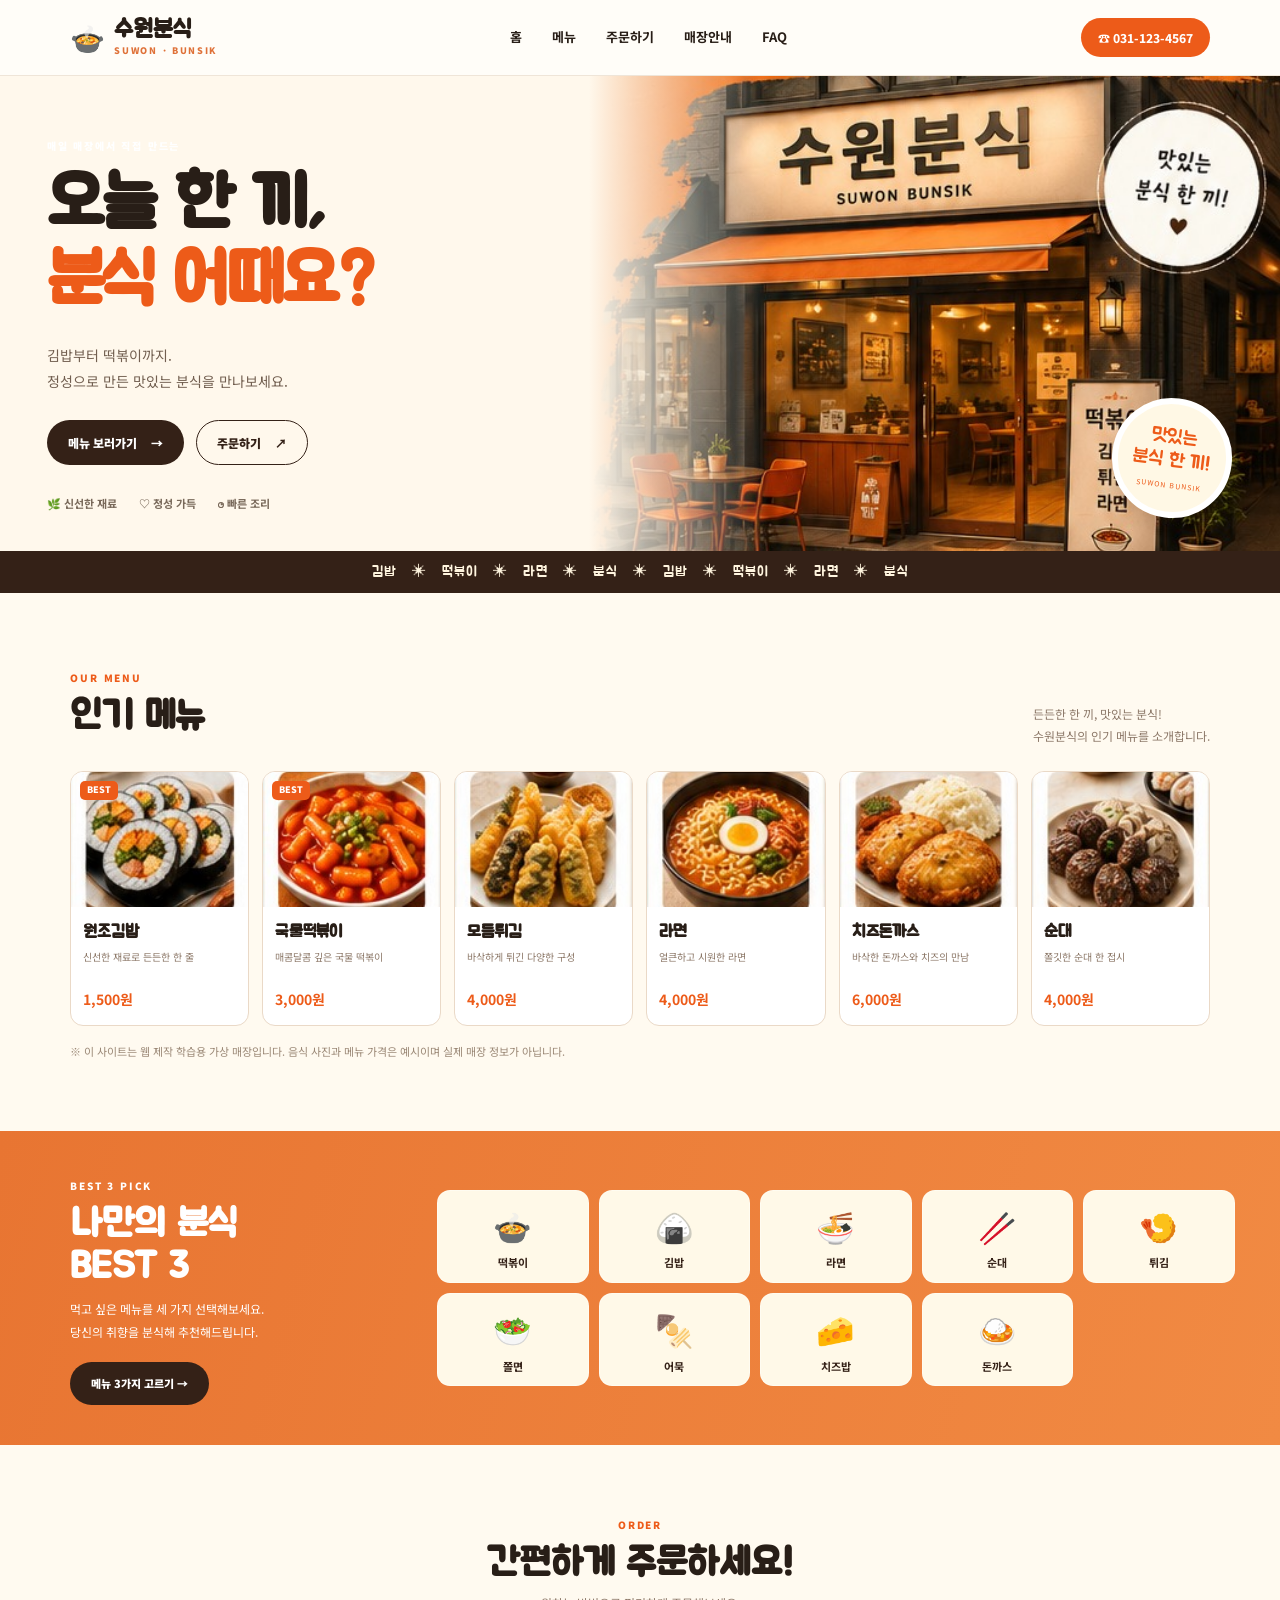
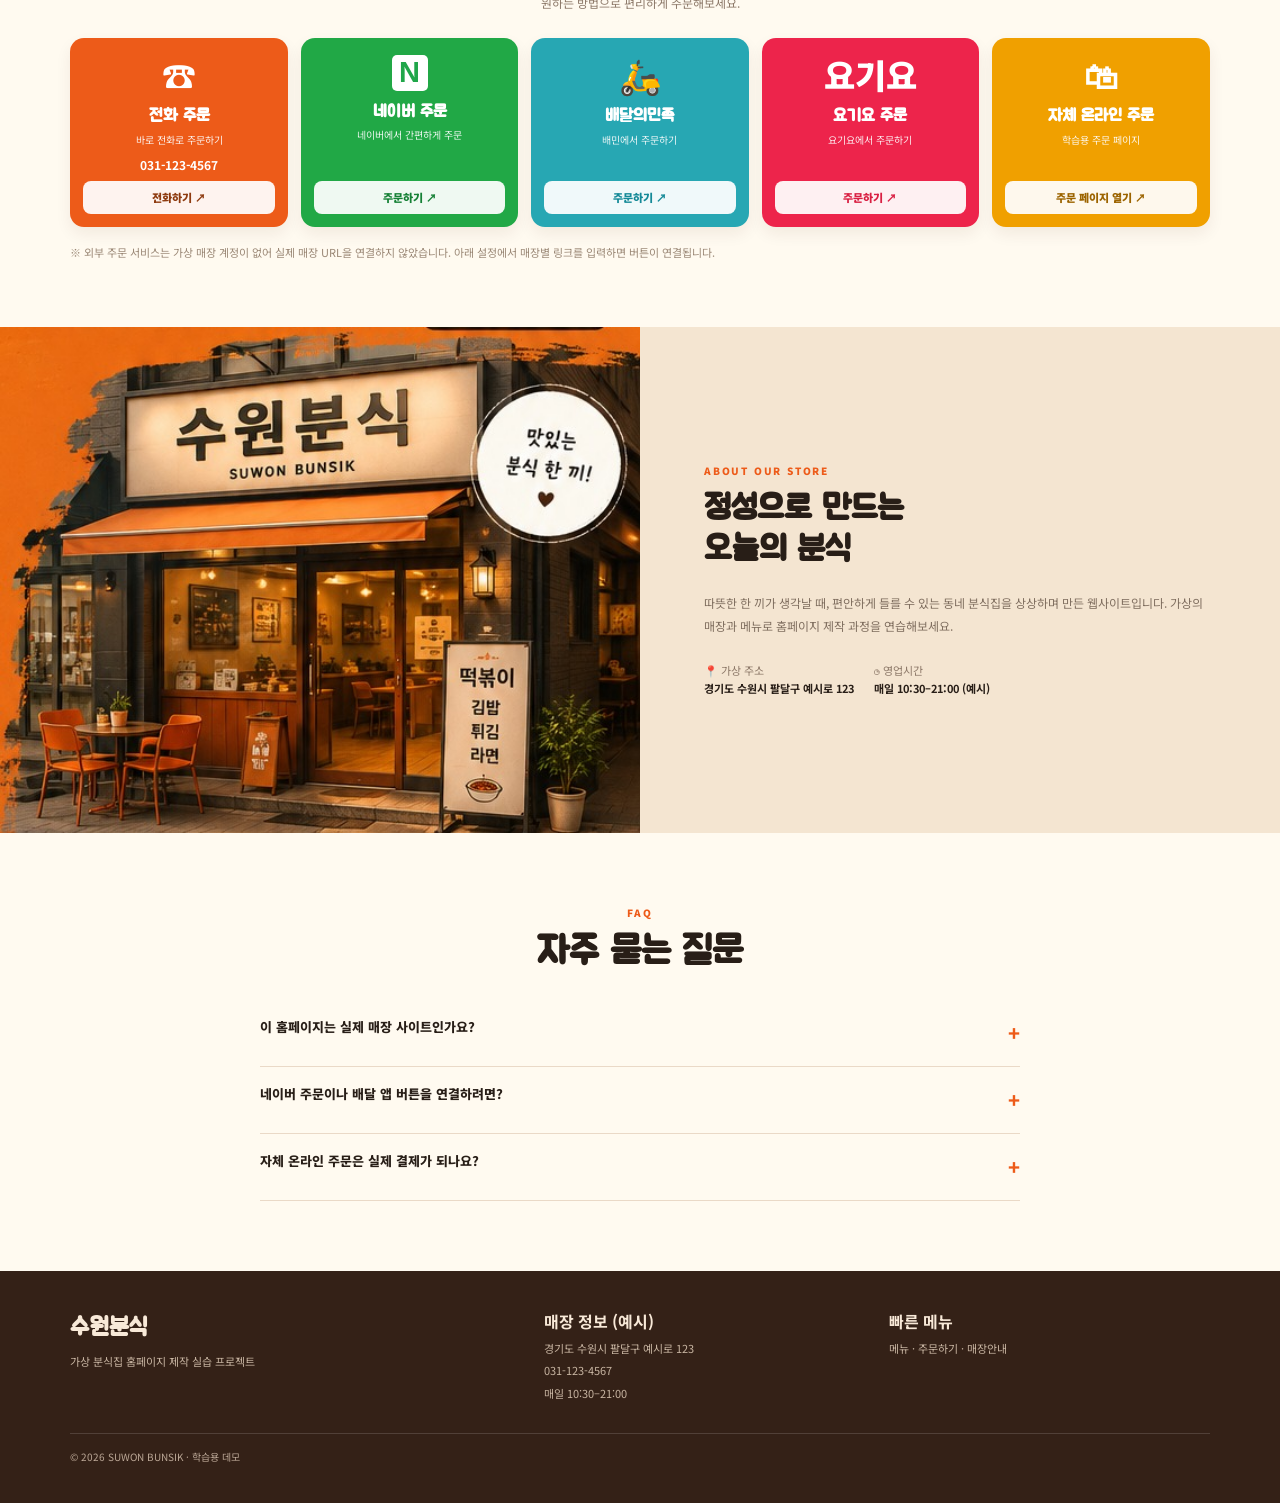
<file: index.html>
<!doctype html>
<html lang="ko">
<head>
<meta charset="utf-8"><meta name="viewport" content="width=device-width,initial-scale=1">
<meta name="theme-color" content="#df7138"><meta name="description" content="가상 분식집 홈페이지 제작 실습 프로젝트">
<title>수원분식 | 오늘 한 끼, 분식 어때요?</title><link rel="stylesheet" href="./style.css">
</head>
<body>
<header class="site-header"><a class="brand" href="#home"><span class="brand-mark">🍲</span><span><b>수원분식</b><small>SUWON · BUNSIK</small></span></a>
<nav class="main-nav" id="main-nav"><a href="#home">홈</a><a href="#menu">메뉴</a><a href="#order">주문하기</a><a href="#about">매장안내</a><a href="#faq">FAQ</a></nav>
<a class="header-call" href="tel:0311234567">☎ 031-123-4567</a><button class="menu-toggle" aria-label="메뉴 열기" aria-expanded="false">☰</button></header>
<main>
<section class="hero" id="home"><div class="hero-copy"><span class="eyebrow">매일 매장에서 직접 만드는</span><h1>오늘 한 끼,<br><em>분식 어때요?</em></h1><p>김밥부터 떡볶이까지.<br>정성으로 만든 맛있는 분식을 만나보세요.</p><div class="hero-actions"><a class="btn btn-dark" href="#menu">메뉴 보러가기 <span>→</span></a><a class="btn btn-outline" href="#order">주문하기 <span>↗</span></a></div><div class="hero-promises"><span>🌿 신선한 재료</span><span>♡ 정성 가득</span><span>◷ 빠른 조리</span></div></div><div class="hero-photo"><img src="./assets/virtual-storefront.jpg" alt="가상으로 제작한 수원분식 매장 이미지"><div class="photo-stamp">맛있는<br>분식 한 끼!<small>SUWON BUNSIK</small></div></div></section>
<div class="ticker"><span>김밥　✳　떡볶이　✳　라면　✳　분식　✳　김밥　✳　떡볶이　✳　라면　✳　분식</span></div>
<section class="section menu-section" id="menu"><div class="section-head"><div><span class="eyebrow orange">OUR MENU</span><h2>인기 메뉴</h2></div><p>든든한 한 끼, 맛있는 분식!<br>수원분식의 인기 메뉴를 소개합니다.</p></div><div class="menu-grid">
<article class="menu-card"><img src="./assets/food-1.jpg" alt="가상 음식 사진: 김밥"><div><span class="menu-tag">BEST</span><h3>원조김밥</h3><p>신선한 재료로 든든한 한 줄</p><b>1,500원</b></div></article>
<article class="menu-card"><img src="./assets/food-2.jpg" alt="가상 음식 사진: 떡볶이"><div><span class="menu-tag">BEST</span><h3>국물떡볶이</h3><p>매콤달콤 깊은 국물 떡볶이</p><b>3,000원</b></div></article>
<article class="menu-card"><img src="./assets/food-3.jpg" alt="가상 음식 사진: 모듬튀김"><div><h3>모듬튀김</h3><p>바삭하게 튀긴 다양한 구성</p><b>4,000원</b></div></article>
<article class="menu-card"><img src="./assets/food-4.jpg" alt="가상 음식 사진: 라면"><div><h3>라면</h3><p>얼큰하고 시원한 라면</p><b>4,000원</b></div></article>
<article class="menu-card"><img src="./assets/food-5.jpg" alt="가상 음식 사진: 치즈돈까스"><div><h3>치즈돈까스</h3><p>바삭한 돈까스와 치즈의 만남</p><b>6,000원</b></div></article>
<article class="menu-card"><img src="./assets/food-6.jpg" alt="가상 음식 사진: 순대"><div><h3>순대</h3><p>쫄깃한 순대 한 접시</p><b>4,000원</b></div></article>
</div><p class="demo-note">※ 이 사이트는 웹 제작 학습용 가상 매장입니다. 음식 사진과 메뉴 가격은 예시이며 실제 매장 정보가 아닙니다.</p></section>
<section class="best3"><div class="best-copy"><span class="eyebrow">BEST 3 PICK</span><h2>나만의 분식<br>BEST 3</h2><p>먹고 싶은 메뉴를 세 가지 선택해보세요.<br>당신의 취향을 분식해 추천해드립니다.</p><a class="btn btn-dark" href="#picker">메뉴 3가지 고르기 →</a></div><div class="picker" id="picker"><button class="pick" data-food="떡볶이"><span>🍲</span><b>떡볶이</b></button><button class="pick" data-food="김밥"><span>🍙</span><b>김밥</b></button><button class="pick" data-food="라면"><span>🍜</span><b>라면</b></button><button class="pick" data-food="순대"><span>🥢</span><b>순대</b></button><button class="pick" data-food="튀김"><span>🍤</span><b>튀김</b></button><button class="pick" data-food="쫄면"><span>🥗</span><b>쫄면</b></button><button class="pick" data-food="어묵"><span>🍢</span><b>어묵</b></button><button class="pick" data-food="치즈밥"><span>🧀</span><b>치즈밥</b></button><button class="pick" data-food="돈까스"><span>🍛</span><b>돈까스</b></button></div><div class="pick-result" id="pick-result" hidden></div></section>
<section class="section order-section" id="order"><div class="center-head"><span class="eyebrow orange">ORDER</span><h2>간편하게 주문하세요!</h2><p>원하는 방법으로 편리하게 주문해보세요.</p></div><div class="order-grid">
<a class="order-card phone" href="tel:0311234567"><span class="order-icon">☎</span><h3>전화 주문</h3><p>바로 전화로 주문하기</p><b>031-123-4567</b><span class="order-button">전화하기 ↗</span></a>
<a class="order-card naver external-order" href="#" data-service="네이버 주문"><span class="order-icon naver-icon">N</span><h3>네이버 주문</h3><p>네이버에서 간편하게 주문</p><span class="order-button">주문하기 ↗</span></a>
<a class="order-card baemin external-order" href="#" data-service="배달의민족"><span class="order-icon">🛵</span><h3>배달의민족</h3><p>배민에서 주문하기</p><span class="order-button">주문하기 ↗</span></a>
<a class="order-card yogiyo external-order" href="#" data-service="요기요"><span class="order-icon">요기요</span><h3>요기요 주문</h3><p>요기요에서 주문하기</p><span class="order-button">주문하기 ↗</span></a>
<a class="order-card own" href="./order.html"><span class="order-icon">🛍</span><h3>자체 온라인 주문</h3><p>학습용 주문 페이지</p><span class="order-button">주문 페이지 열기 ↗</span></a>
</div><p class="demo-note">※ 외부 주문 서비스는 가상 매장 계정이 없어 실제 매장 URL을 연결하지 않았습니다. 아래 설정에서 매장별 링크를 입력하면 버튼이 연결됩니다.</p></section>
<section class="about" id="about"><div class="about-photo"><img src="./assets/virtual-storefront.jpg" alt="가상으로 제작한 분식집 외관"></div><div class="about-copy"><span class="eyebrow orange">ABOUT OUR STORE</span><h2>정성으로 만드는<br>오늘의 분식</h2><p>따뜻한 한 끼가 생각날 때, 편안하게 들를 수 있는 동네 분식집을 상상하며 만든 웹사이트입니다. 가상의 매장과 메뉴로 홈페이지 제작 과정을 연습해보세요.</p><div class="store-facts"><span>📍 가상 주소<br><b>경기도 수원시 팔달구 예시로 123</b></span><span>◷ 영업시간<br><b>매일 10:30–21:00 (예시)</b></span></div></div></section>
<section class="section faq" id="faq"><div class="center-head"><span class="eyebrow orange">FAQ</span><h2>자주 묻는 질문</h2></div><details><summary>이 홈페이지는 실제 매장 사이트인가요?</summary><p>아니요. 웹사이트 제작과 GitHub Pages 배포를 연습하기 위한 가상 매장입니다.</p></details><details><summary>네이버 주문이나 배달 앱 버튼을 연결하려면?</summary><p>script.js의 ORDER_LINKS 설정에 가상 매장에 해당하는 주문 페이지 URL을 입력하면 됩니다. 현재는 링크 연결 예시만 포함되어 있습니다.</p></details><details><summary>자체 온라인 주문은 실제 결제가 되나요?</summary><p>아니요. 장바구니와 주문 양식을 연습하는 데모입니다. 실제 주문 접수와 결제를 위해서는 서버와 결제 서비스 연동이 필요합니다.</p></details></section>
</main>
<footer class="site-footer"><div><b class="footer-brand">수원분식</b><p>가상 분식집 홈페이지 제작 실습 프로젝트</p></div><div><b>매장 정보 (예시)</b><p>경기도 수원시 팔달구 예시로 123</p><p>031-123-4567</p><p>매일 10:30–21:00</p></div><div><b>빠른 메뉴</b><p><a href="#menu">메뉴</a> · <a href="#order">주문하기</a> · <a href="#about">매장안내</a></p></div><small>© <span id="year"></span> SUWON BUNSIK · 학습용 데모</small></footer>
<div class="mobile-order-bar"><span>오늘 한 끼, 분식 어때요?</span><a href="#order">주문하기 ↓</a></div><div class="toast" id="toast" role="status"></div><script src="./script.js"></script>
</body></html>
</file>
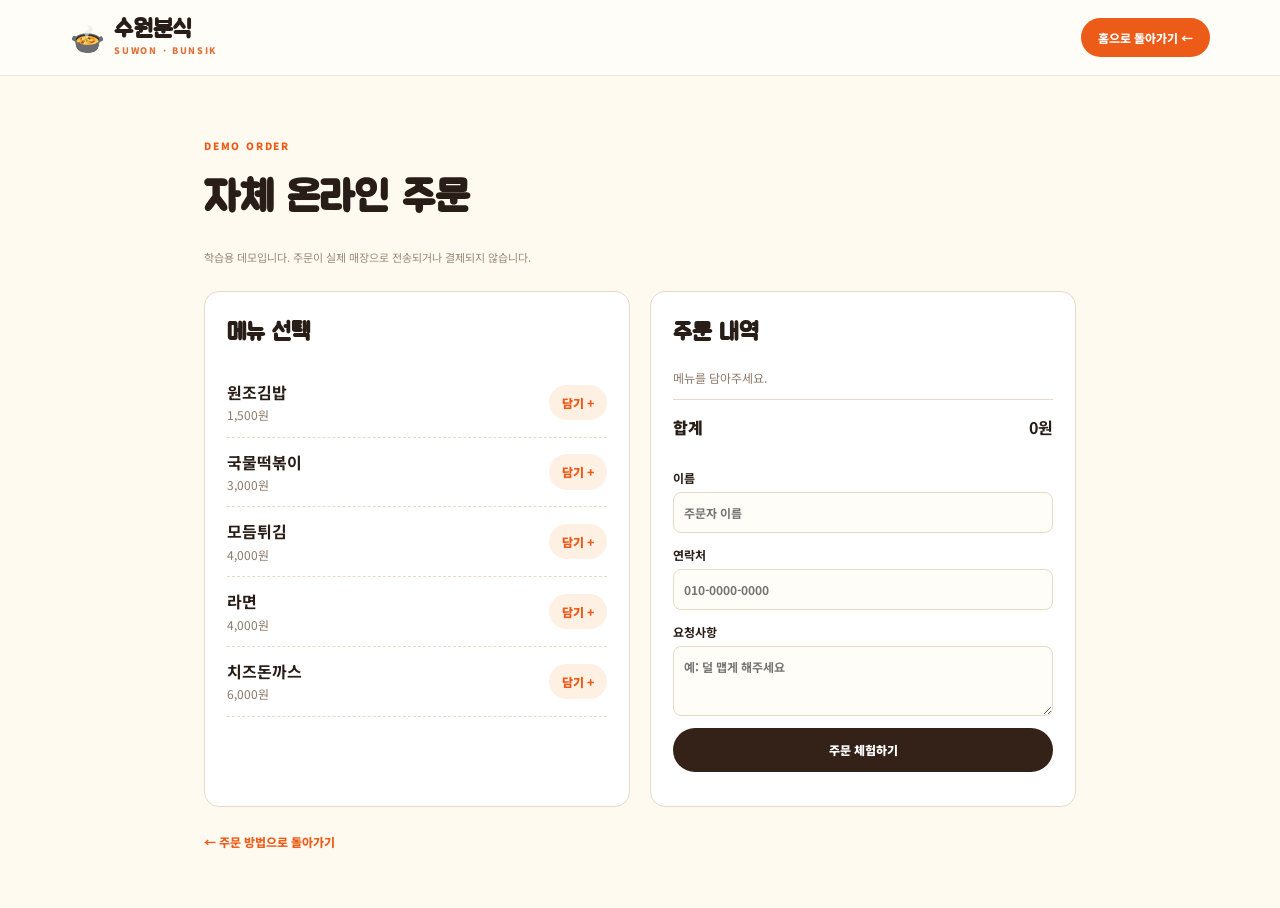
<file: order.html>
<!doctype html><html lang="ko"><head><meta charset="utf-8"><meta name="viewport" content="width=device-width,initial-scale=1"><title>가상 주문하기 | 수원분식</title><link rel="stylesheet" href="./style.css"></head><body class="order-page"><header class="site-header"><a class="brand" href="./index.html"><span class="brand-mark">🍲</span><span><b>수원분식</b><small>SUWON · BUNSIK</small></span></a><a class="header-call" href="./index.html">홈으로 돌아가기 ←</a></header><main class="order-demo"><span class="eyebrow orange">DEMO ORDER</span><h1>자체 온라인 주문</h1><p class="demo-note">학습용 데모입니다. 주문이 실제 매장으로 전송되거나 결제되지 않습니다.</p><div class="demo-order-grid"><section class="order-menu-list"><h2>메뉴 선택</h2><div class="demo-product"><div><b>원조김밥</b><small>1,500원</small></div><button data-add="원조김밥" data-price="1500">담기 +</button></div><div class="demo-product"><div><b>국물떡볶이</b><small>3,000원</small></div><button data-add="국물떡볶이" data-price="3000">담기 +</button></div><div class="demo-product"><div><b>모듬튀김</b><small>4,000원</small></div><button data-add="모듬튀김" data-price="4000">담기 +</button></div><div class="demo-product"><div><b>라면</b><small>4,000원</small></div><button data-add="라면" data-price="4000">담기 +</button></div><div class="demo-product"><div><b>치즈돈까스</b><small>6,000원</small></div><button data-add="치즈돈까스" data-price="6000">담기 +</button></div></section><section class="cart-panel"><h2>주문 내역</h2><div id="cart-items"><p class="cart-empty">메뉴를 담아주세요.</p></div><div class="cart-total">합계 <b id="cart-total">0원</b></div><form id="demo-order-form"><label>이름<input name="name" required placeholder="주문자 이름"></label><label>연락처<input name="phone" required placeholder="010-0000-0000"></label><label>요청사항<textarea name="memo" placeholder="예: 덜 맵게 해주세요"></textarea></label><button class="btn btn-dark" type="submit">주문 체험하기</button></form><p id="order-message" class="order-message" aria-live="polite"></p></section></div><a class="back-link" href="./index.html#order">← 주문 방법으로 돌아가기</a></main><script src="./order.js"></script></body></html>
</file>
<file: style.css>
@import url('https://fonts.googleapis.com/css2?family=Jua&family=Noto+Sans+KR:wght@400;500;600;700;800;900&display=swap');
:root{--orange:#df7138;--bright:#ed5b19;--brown:#342117;--cream:#fffaf0;--ink:#281e17;--muted:#8d7969;--line:#ead9c7;--green:#27a844;--blue:#22a7b2;--red:#ed244b}*{box-sizing:border-box}html{scroll-behavior:smooth;scroll-padding-top:90px}body{margin:0;color:var(--ink);background:var(--cream);font-family:'Noto Sans KR',sans-serif;line-height:1.6}a{color:inherit;text-decoration:none}button,input,textarea{font:inherit}.site-header{height:76px;background:#fffdf8;display:flex;align-items:center;justify-content:space-between;padding:0 max(5.5%,calc((100% - 1250px)/2));position:sticky;top:0;z-index:50;border-bottom:1px solid #efe5d8}.brand{display:flex;align-items:center;gap:9px}.brand-mark{font-size:28px}.brand b{display:block;font-family:Jua;font-size:24px;line-height:1.15}.brand small{display:block;font-size:9px;letter-spacing:1.7px;color:var(--orange);font-weight:900}.main-nav{display:flex;gap:30px;font-size:13px;font-weight:700}.main-nav a:hover{color:var(--bright)}.header-call{background:var(--bright);color:white;border-radius:30px;padding:10px 17px;font-size:12px;font-weight:800}.menu-toggle{display:none;border:0;background:none;font-size:24px}.hero{min-height:440px;display:grid;grid-template-columns:46% 54%;background:#fff8ec;overflow:hidden}.hero-copy{padding:62px 7% 38px max(8%,calc((100vw - 1250px)/2));display:flex;flex-direction:column;align-items:flex-start;justify-content:center}.eyebrow{font-size:10px;letter-spacing:1.8px;font-weight:900;color:#fff}.eyebrow.orange{color:var(--bright)}.hero h1{font-family:Jua,sans-serif;font-size:clamp(48px,5.5vw,76px);line-height:1.1;letter-spacing:-2px;margin:13px 0 20px}.hero h1 em{font-style:normal;color:var(--bright)}.hero-copy>p{font-size:14px;color:#725f50;line-height:1.9;margin:0 0 25px}.hero-actions{display:flex;gap:12px}.btn{display:inline-flex;gap:14px;align-items:center;justify-content:center;border-radius:28px;padding:12px 20px;font-size:12px;font-weight:900;border:1px solid transparent}.btn-dark{background:var(--brown);color:#fff}.btn-outline{border-color:var(--brown);color:var(--brown);background:transparent}.hero-promises{display:flex;gap:22px;margin-top:30px;font-size:11px;font-weight:700;color:#79695a}.hero-photo{position:relative;min-height:440px;overflow:hidden}.hero-photo:before{content:"";position:absolute;inset:0;background:linear-gradient(90deg,#fff8ec 0%,transparent 26%);z-index:1;pointer-events:none}.hero-photo img{width:100%;height:100%;position:absolute;inset:0;object-fit:cover;object-position:center}.photo-stamp{position:absolute;z-index:2;right:7%;bottom:7%;width:120px;height:120px;border-radius:50%;background:#fff8e5;border:6px solid white;box-shadow:0 5px 15px #40211126;display:flex;flex-direction:column;align-items:center;justify-content:center;text-align:center;color:var(--bright);font-family:Jua;font-size:19px;line-height:1.2;transform:rotate(7deg)}.photo-stamp small{font-family:'Noto Sans KR';font-size:7px;letter-spacing:1px;margin-top:8px}.ticker{background:var(--brown);color:#fff5df;overflow:hidden;white-space:nowrap;padding:10px;text-align:center;font-family:Jua;font-size:14px;letter-spacing:1px}.section{max-width:1280px;margin:auto;padding:70px 5.5%}.section-head{display:flex;align-items:end;justify-content:space-between;margin-bottom:25px}.section-head h2,.center-head h2{font-family:Jua;font-size:38px;line-height:1.2;margin:6px 0}.section-head p{font-size:12px;color:var(--muted);line-height:1.8;margin:0}.menu-grid{display:grid;grid-template-columns:repeat(6,minmax(0,1fr));gap:13px}.menu-card{border:1px solid var(--line);background:white;border-radius:13px;overflow:hidden;position:relative;transition:transform .2s,box-shadow .2s}.menu-card:hover{transform:translateY(-4px);box-shadow:0 12px 25px #5b321411}.menu-card img{width:100%;height:135px;object-fit:cover;display:block}.menu-card>div{padding:11px 12px 14px}.menu-card h3{font-family:Jua;font-size:17px;margin:0 0 3px}.menu-card p{font-size:10px;color:var(--muted);margin:0 0 7px;min-height:30px}.menu-card b{font-size:14px;color:var(--bright)}.menu-tag{position:absolute;top:9px;left:9px;background:var(--bright);color:white;border-radius:5px;padding:2px 7px;font-size:9px;font-weight:900}.demo-note{font-size:11px;color:#9b8876;margin:17px 0 0}.best3{background:linear-gradient(105deg,#e87532,#f18a43);color:white;padding:40px max(5.5%,calc((100% - 1280px)/2));display:grid;grid-template-columns:30% 70%;gap:25px;align-items:center}.best-copy h2{font-family:Jua;font-size:38px;line-height:1.1;margin:9px 0}.best-copy p{font-size:12px;line-height:1.9;margin:0 0 18px}.best-copy .btn{font-size:11px}.picker{display:grid;grid-template-columns:repeat(5,1fr);gap:10px}.pick{border:1px solid #ffffff5c;background:#fff9e8;color:var(--brown);border-radius:13px;padding:10px 5px;display:flex;flex-direction:column;align-items:center;gap:4px;transition:.15s}.pick span{font-size:31px}.pick b{font-size:11px}.pick[aria-pressed=true]{background:var(--brown);color:white;transform:translateY(-3px)}.pick-result{grid-column:2;background:#fff9e8;color:var(--brown);border-radius:12px;padding:10px 15px;font-size:13px;font-weight:800}.order-section{padding-top:65px;padding-bottom:65px}.center-head{text-align:center;margin-bottom:25px}.center-head p{font-size:12px;color:var(--muted);margin:4px 0}.order-grid{display:grid;grid-template-columns:repeat(5,minmax(0,1fr));gap:13px}.order-card{border-radius:14px;min-height:180px;padding:17px 13px 13px;color:white;display:flex;flex-direction:column;align-items:center;text-align:center;box-shadow:0 7px 16px #42200d12;transition:transform .2s}.order-card:hover{transform:translateY(-4px)}.order-card.phone{background:var(--bright)}.order-card.naver{background:#21a846}.order-card.baemin{background:#27a7b3}.order-card.yogiyo{background:#ed244b}.order-card.own{background:#f0a000}.order-icon{font-size:34px;line-height:1.2;margin-bottom:7px;font-weight:900}.naver-icon{background:#fff;color:#20a64a;width:36px;height:36px;border-radius:5px;display:grid;place-items:center;font-family:Arial;font-size:29px}.order-card h3{font-family:Jua;font-size:17px;margin:0 0 2px}.order-card p{font-size:10px;opacity:.9;margin:0 0 7px}.order-card>b{font-size:12px;margin-bottom:7px}.order-button{margin-top:auto;background:#ffffffed;color:#8e3b10;border-radius:8px;width:100%;padding:8px 4px;font-size:11px;font-weight:900}.naver .order-button{color:#168136}.baemin .order-button{color:#168a98}.yogiyo .order-button{color:#d92043}.own .order-button{color:#9c6400}.about{display:grid;grid-template-columns:1fr 1fr;background:#f4e5d1;min-height:310px}.about-photo{min-height:310px}.about-photo img{width:100%;height:100%;object-fit:cover;display:block}.about-copy{padding:45px 10%;display:flex;flex-direction:column;justify-content:center}.about-copy h2{font-family:Jua;font-size:34px;line-height:1.2;margin:10px 0}.about-copy p{font-size:12px;color:#806f60;line-height:1.9}.store-facts{display:flex;gap:20px;margin-top:12px;font-size:11px;color:var(--muted)}.store-facts b{color:var(--ink);font-weight:700}.faq{max-width:900px;padding-top:65px;padding-bottom:70px}.faq details{border-bottom:1px solid var(--line);padding:17px 0}.faq summary{font-size:13px;font-weight:800;cursor:pointer;list-style:none;display:flex;justify-content:space-between}.faq summary:after{content:'+';font-size:20px;color:var(--bright)}.faq details[open] summary:after{content:'−'}.faq details p{font-size:12px;color:var(--muted);line-height:1.8}.site-footer{background:var(--brown);color:#f8e9d8;padding:38px 5.5%;display:grid;grid-template-columns:1.4fr 1fr 1fr;gap:25px}.site-footer p{font-size:11px;color:#c8b5a2;margin:5px 0}.footer-brand{font-family:Jua;font-size:24px}.site-footer small{grid-column:1/-1;border-top:1px solid #ffffff24;padding-top:15px;color:#bca897;font-size:10px}.mobile-order-bar{display:none}.toast{position:fixed;bottom:22px;left:50%;transform:translate(-50%,15px);opacity:0;background:var(--brown);color:white;border-radius:14px;padding:12px 18px;font-size:12px;z-index:80;transition:.2s;max-width:min(90vw,600px);text-align:center;pointer-events:none}.toast.show{opacity:1;transform:translate(-50%,0)}
/* Demo order page */
.order-page{background:#fffaf0}.order-demo{max-width:1000px;margin:auto;padding:55px 5%}.order-demo h1{font-family:Jua;font-size:42px;margin:8px 0}.demo-order-grid{display:grid;grid-template-columns:1fr 1fr;gap:20px;margin-top:25px}.order-menu-list,.cart-panel{background:white;border:1px solid var(--line);border-radius:15px;padding:22px}.order-menu-list h2,.cart-panel h2{font-family:Jua;margin:0 0 15px}.demo-product{display:flex;align-items:center;justify-content:space-between;border-bottom:1px dashed var(--line);padding:12px 0;gap:15px}.demo-product small{display:block;color:var(--muted);font-size:12px}.demo-product button{border:0;background:#fff0e4;color:var(--bright);border-radius:20px;padding:8px 13px;font-size:12px;font-weight:900}.cart-empty{color:var(--muted);font-size:12px}.cart-row{display:flex;gap:8px;align-items:center;justify-content:space-between;font-size:12px;padding:8px 0}.cart-row button{border:0;border-radius:50%;background:#f8e8dc;color:var(--brown);width:23px;height:23px}.cart-total{display:flex;justify-content:space-between;border-top:1px solid var(--line);padding:15px 0;margin-top:10px;font-weight:900}.cart-panel label{display:block;font-size:12px;font-weight:700;margin:12px 0}.cart-panel input,.cart-panel textarea{display:block;width:100%;border:1px solid var(--line);border-radius:8px;padding:10px;margin-top:5px;background:#fffdf8;font-size:12px}.cart-panel textarea{min-height:70px;resize:vertical}.cart-panel form .btn{width:100%;border:0}.order-message{font-size:12px;color:var(--bright);font-weight:800}.back-link{display:inline-block;margin-top:25px;font-size:12px;color:var(--bright);font-weight:800}
@media(max-width:900px){.main-nav{gap:15px}.menu-grid{grid-template-columns:repeat(3,1fr)}.menu-card img{height:160px}.hero{grid-template-columns:1fr 1fr}.hero-copy{padding-left:6%}.hero h1{font-size:52px}.order-grid{grid-template-columns:repeat(3,1fr)}.best3{grid-template-columns:1fr}.pick-result{grid-column:1}.site-footer{grid-template-columns:1fr 1fr}}
@media(max-width:620px){.site-header{height:64px;padding:0 5%}.brand b{font-size:21px}.brand-mark{font-size:24px}.main-nav{display:none;position:absolute;top:64px;left:0;right:0;background:#fffdf8;padding:15px 5%;flex-direction:column;gap:12px;border-bottom:1px solid var(--line)}.main-nav.open{display:flex}.header-call{font-size:10px;padding:8px 11px;margin-left:auto;margin-right:12px}.menu-toggle{display:block}.hero{display:flex;flex-direction:column}.hero-copy{padding:42px 6% 28px}.hero h1{font-size:54px}.hero-photo{min-height:270px}.hero-photo:before{background:linear-gradient(180deg,#fff8ec 0%,transparent 22%)}.photo-stamp{width:95px;height:95px;font-size:15px;right:5%;bottom:6%}.hero-promises{gap:13px;font-size:10px;margin-top:23px}.section{padding:48px 5%}.section-head{align-items:flex-start;flex-direction:column;gap:10px}.section-head h2,.center-head h2{font-size:32px}.menu-grid{grid-template-columns:repeat(2,1fr);gap:10px}.menu-card img{height:135px}.menu-card>div{padding:10px}.menu-card h3{font-size:16px}.best3{padding:35px 5%;gap:20px}.best-copy h2{font-size:33px}.picker{grid-template-columns:repeat(3,1fr);gap:8px}.pick span{font-size:28px}.order-grid{grid-template-columns:repeat(2,1fr);gap:10px}.order-card{min-height:170px;padding:14px 10px}.about{grid-template-columns:1fr}.about-photo{min-height:230px;height:230px}.about-copy{padding:32px 6%}.about-copy h2{font-size:30px}.store-facts{flex-direction:column;gap:10px}.faq{padding:48px 5%}.site-footer{grid-template-columns:1fr;padding:30px 6%}.site-footer small{grid-column:auto}.mobile-order-bar{display:flex;position:fixed;bottom:0;left:0;right:0;background:#fffdf8;box-shadow:0 -4px 18px #3d241315;padding:10px 5% calc(10px + env(safe-area-inset-bottom));justify-content:space-between;align-items:center;z-index:45;font-size:11px;font-weight:900}.mobile-order-bar a{background:var(--bright);color:white;padding:9px 16px;border-radius:25px}.site-footer{padding-bottom:95px}.demo-order-grid{grid-template-columns:1fr}.order-demo{padding:35px 5%}.order-demo h1{font-size:34px}}
</file>
